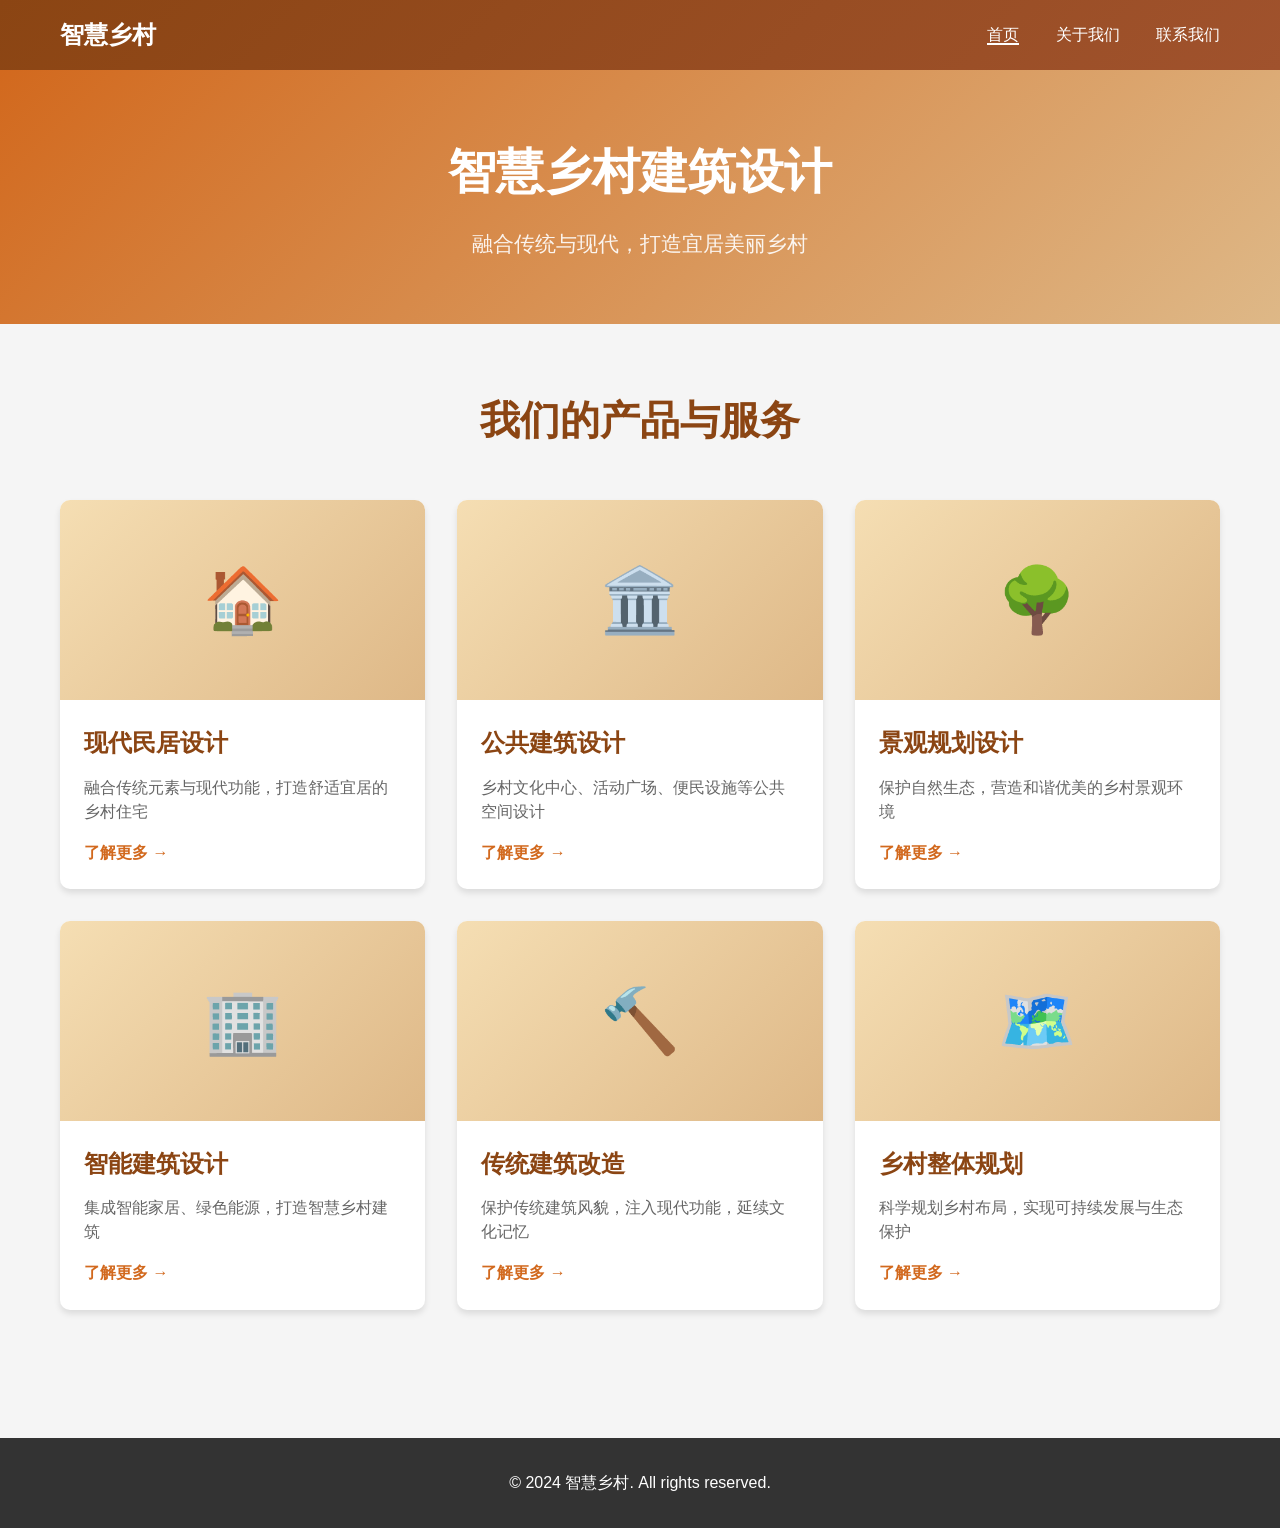
<file: index.html>
<!DOCTYPE html>
<html lang="zh-CN">
<head>
    <meta charset="UTF-8">
    <meta name="viewport" content="width=device-width, initial-scale=1.0">
    <title>智慧乡村建筑设计 - 打造宜居美丽乡村</title>
    <link rel="stylesheet" href="styles.css">
</head>
<body>
    <header>
        <div class="container">
            <div class="logo">智慧乡村</div>
            <nav>
                <a href="index.html" class="active">首页</a>
                <a href="#about">关于我们</a>
                <a href="#contact">联系我们</a>
            </nav>
        </div>
    </header>

    <section class="hero">
        <div class="container">
            <h1>智慧乡村建筑设计</h1>
            <p>融合传统与现代，打造宜居美丽乡村</p>
        </div>
    </section>

    <section class="products">
        <div class="container">
            <h2>我们的产品与服务</h2>
            <div class="cards-grid">
                <div class="card" data-id="residence">
                    <div class="card-image">
                        <div class="placeholder-image">🏠</div>
                    </div>
                    <div class="card-content">
                        <h3>现代民居设计</h3>
                        <p>融合传统元素与现代功能，打造舒适宜居的乡村住宅</p>
                        <a href="detail.html?id=residence" class="card-link">了解更多 →</a>
                    </div>
                </div>

                <div class="card" data-id="public">
                    <div class="card-image">
                        <div class="placeholder-image">🏛️</div>
                    </div>
                    <div class="card-content">
                        <h3>公共建筑设计</h3>
                        <p>乡村文化中心、活动广场、便民设施等公共空间设计</p>
                        <a href="detail.html?id=public" class="card-link">了解更多 →</a>
                    </div>
                </div>

                <div class="card" data-id="landscape">
                    <div class="card-image">
                        <div class="placeholder-image">🌳</div>
                    </div>
                    <div class="card-content">
                        <h3>景观规划设计</h3>
                        <p>保护自然生态，营造和谐优美的乡村景观环境</p>
                        <a href="detail.html?id=landscape" class="card-link">了解更多 →</a>
                    </div>
                </div>

                <div class="card" data-id="smart">
                    <div class="card-image">
                        <div class="placeholder-image">🏢</div>
                    </div>
                    <div class="card-content">
                        <h3>智能建筑设计</h3>
                        <p>集成智能家居、绿色能源，打造智慧乡村建筑</p>
                        <a href="detail.html?id=smart" class="card-link">了解更多 →</a>
                    </div>
                </div>

                <div class="card" data-id="renovation">
                    <div class="card-image">
                        <div class="placeholder-image">🔨</div>
                    </div>
                    <div class="card-content">
                        <h3>传统建筑改造</h3>
                        <p>保护传统建筑风貌，注入现代功能，延续文化记忆</p>
                        <a href="detail.html?id=renovation" class="card-link">了解更多 →</a>
                    </div>
                </div>

                <div class="card" data-id="planning">
                    <div class="card-image">
                        <div class="placeholder-image">🗺️</div>
                    </div>
                    <div class="card-content">
                        <h3>乡村整体规划</h3>
                        <p>科学规划乡村布局，实现可持续发展与生态保护</p>
                        <a href="detail.html?id=planning" class="card-link">了解更多 →</a>
                    </div>
                </div>
            </div>
        </div>
    </section>

    <footer>
        <div class="container">
            <p>&copy; 2024 智慧乡村. All rights reserved.</p>
        </div>
    </footer>

    <script src="script.js"></script>
</body>
</html>
</file>
<file: styles.css>
* {
    margin: 0;
    padding: 0;
    box-sizing: border-box;
}

body {
    font-family: 'Microsoft YaHei', Arial, sans-serif;
    line-height: 1.6;
    color: #333;
    background-color: #f5f5f5;
}

.container {
    max-width: 1200px;
    margin: 0 auto;
    padding: 0 20px;
}

header {
    background: linear-gradient(135deg, #8B4513 0%, #A0522D 100%);
    color: white;
    padding: 1rem 0;
    box-shadow: 0 2px 5px rgba(0,0,0,0.1);
}

header .container {
    display: flex;
    justify-content: space-between;
    align-items: center;
}

.logo {
    font-size: 1.5rem;
    font-weight: bold;
}

nav a {
    color: white;
    text-decoration: none;
    margin-left: 2rem;
    transition: opacity 0.3s;
}

nav a:hover {
    opacity: 0.8;
}

nav a.active {
    border-bottom: 2px solid white;
}

.hero {
    background: linear-gradient(135deg, #D2691E 0%, #DEB887 100%);
    color: white;
    padding: 4rem 0;
    text-align: center;
}

.hero h1 {
    font-size: 3rem;
    margin-bottom: 1rem;
}

.hero p {
    font-size: 1.3rem;
    opacity: 0.9;
}

.products {
    padding: 4rem 0;
}

.products h2 {
    text-align: center;
    margin-bottom: 3rem;
    font-size: 2.5rem;
    color: #8B4513;
}

.cards-grid {
    display: grid;
    grid-template-columns: repeat(auto-fit, minmax(300px, 1fr));
    gap: 2rem;
}

.card {
    background: white;
    border-radius: 10px;
    overflow: hidden;
    box-shadow: 0 4px 6px rgba(0,0,0,0.1);
    transition: transform 0.3s, box-shadow 0.3s;
    cursor: pointer;
}

.card:hover {
    transform: translateY(-5px);
    box-shadow: 0 8px 12px rgba(0,0,0,0.15);
}

.card-image {
    height: 200px;
    background: linear-gradient(135deg, #F5DEB3 0%, #DEB887 100%);
    display: flex;
    align-items: center;
    justify-content: center;
}

.placeholder-image {
    font-size: 4rem;
}

.card-content {
    padding: 1.5rem;
}

.card-content h3 {
    font-size: 1.5rem;
    margin-bottom: 0.8rem;
    color: #8B4513;
}

.card-content p {
    color: #666;
    margin-bottom: 1rem;
    line-height: 1.5;
}

.card-link {
    color: #D2691E;
    text-decoration: none;
    font-weight: bold;
    transition: color 0.3s;
}

.card-link:hover {
    color: #8B4513;
}

footer {
    background: #333;
    color: white;
    text-align: center;
    padding: 2rem 0;
    margin-top: 4rem;
}

@media (max-width: 768px) {
    .hero h1 {
        font-size: 2rem;
    }
    
    .hero p {
        font-size: 1rem;
    }
    
    .cards-grid {
        grid-template-columns: 1fr;
    }
    
    nav a {
        margin-left: 1rem;
    }
}
</file>
